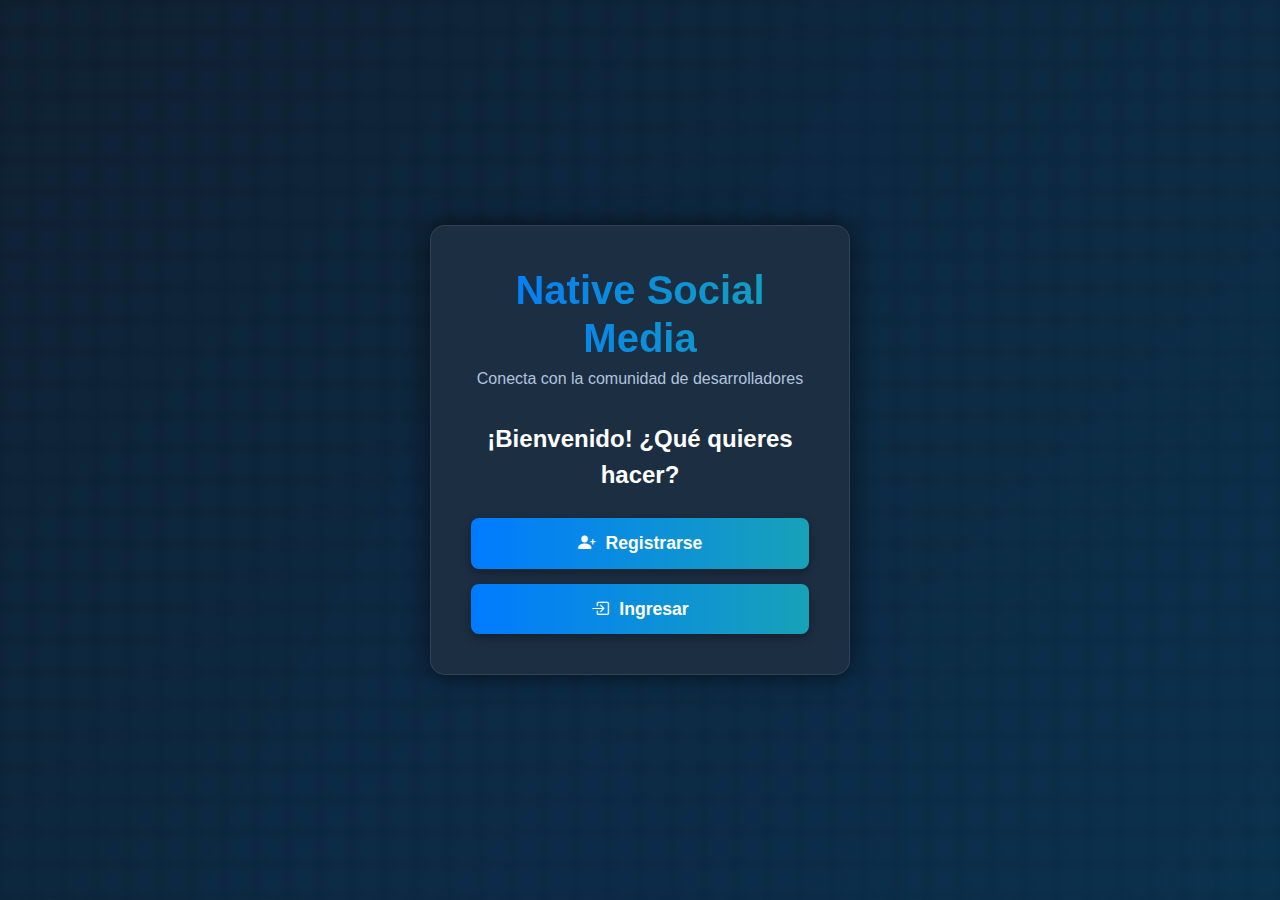
<file: index.html>
<!DOCTYPE html>
<html lang="es">
<head>
    <meta charset="UTF-8">
    <meta name="viewport" content="width=device-width, initial-scale=1.0">
    <title>Bienvenido - Native Social Media</title>
    <link href="https://cdn.jsdelivr.net/npm/bootstrap@5.3.0/dist/css/bootstrap.min.css" rel="stylesheet">
    <link rel="stylesheet" href="https://cdn.jsdelivr.net/npm/bootstrap-icons@1.10.5/font/bootstrap-icons.css">
    <style>
        body {
            background: linear-gradient(135deg, #0f1c2d, #0a2e4a); /* Dark blue gradient background */
            color: #e0e0e0; /* Off-white text */
            font-family: 'Segoe UI', Tahoma, Geneva, Verdana, sans-serif;
            display: flex;
            justify-content: center;
            align-items: center;
            min-height: 100vh;
            margin: 0;
            padding: 20px;
            box-sizing: border-box;
            overflow: hidden; /* Hide overflow from animations */
            position: relative; /* For the animated background */
        }

        /* Animated Technology Background (Blue/Cyan Version) */
        body::before {
            content: '';
            position: absolute;
            top: 0;
            left: 0;
            width: 100%;
            height: 100%;
            background: radial-gradient(circle at center, rgba(0, 123, 255, 0.05) 0%, rgba(23, 162, 184, 0.03) 50%, transparent 100%),
                        url('[data-uri]'); /* Subtle tech pattern for blue theme */
            background-size: 32px 32px, 100% 100%; /* Tile pattern, cover gradient */
            animation: background-scroll 60s linear infinite; /* Slow scroll */
            z-index: -1; /* Send it to the back */
        }

        @keyframes background-scroll {
            from { background-position: 0 0, 0 0; }
            to { background-position: 1000px 1000px, 0 0; } /* Scroll background pattern */
        }

        .welcome-container {
            max-width: 420px;
            background-color: #1c2e42; /* Slightly lighter dark blue for the card */
            padding: 40px;
            border-radius: 15px;
            box-shadow: 0 0 25px rgba(0, 0, 0, 0.6);
            text-align: center;
            border: 1px solid rgba(255, 255, 255, 0.1);
            position: relative;
            z-index: 1; /* Ensure container is above the animated background */
        }
        .app-name {
            font-size: 2.5rem;
            margin-bottom: 5px;
            font-weight: 700;
            background: linear-gradient(to right, #007bff, #17a2b8); /* Blue to cyan gradient text */
            -webkit-background-clip: text;
            -webkit-text-fill-color: transparent;
        }
        .tagline {
            color: #b0c4de; /* Lighter blue-grey */
            font-size: 1rem;
            margin-bottom: 30px;
        }
        .welcome-message {
            font-size: 1.5rem;
            margin-bottom: 25px;
            font-weight: 600;
            color: #ffffff;
        }
        .action-button {
            background: linear-gradient(to right, #007bff, #17a2b8); /* Blue to cyan gradient */
            border: none;
            padding: 12px 25px;
            border-radius: 8px;
            font-weight: 600;
            color: #ffffff;
            cursor: pointer;
            transition: all 0.3s ease;
            width: 100%;
            margin-top: 15px; /* Space between buttons */
            box-shadow: 0 4px 10px rgba(0, 0, 0, 0.3);
            display: flex;
            align-items: center;
            justify-content: center;
            gap: 10px;
            font-size: 1.1rem;
            text-decoration: none; /* For anchor tags acting as buttons */
        }
        .action-button:hover {
            opacity: 0.9;
            transform: translateY(-3px);
            box-shadow: 0 6px 15px rgba(0, 123, 255, 0.5); /* Blue shadow on hover */
            color: #ffffff; /* Keep text white on hover for anchor tags */
        }
    </style>
</head>
<body>

    <div class="welcome-container">
        <div class="text-center mb-4">
            <h1 class="app-name">Native Social Media</h1>
            <p class="tagline">Conecta con la comunidad de desarrolladores</p>
        </div>

        <p class="welcome-message">¡Bienvenido! ¿Qué quieres hacer?</p>

        <a href="registro/inicio_registro.html" class="action-button">
            <i class="bi bi-person-plus-fill"></i> Registrarse
        </a>
        <a href="validacion_ingreso/phpIngreso_credenciales.html" class="action-button">
            <i class="bi bi-box-arrow-in-right"></i> Ingresar
        </a>
    </div>

    <script src="https://cdn.jsdelivr.net/npm/bootstrap@5.3.0/dist/js/bootstrap.bundle.min.js"></script>
</body>
</html>
</file>
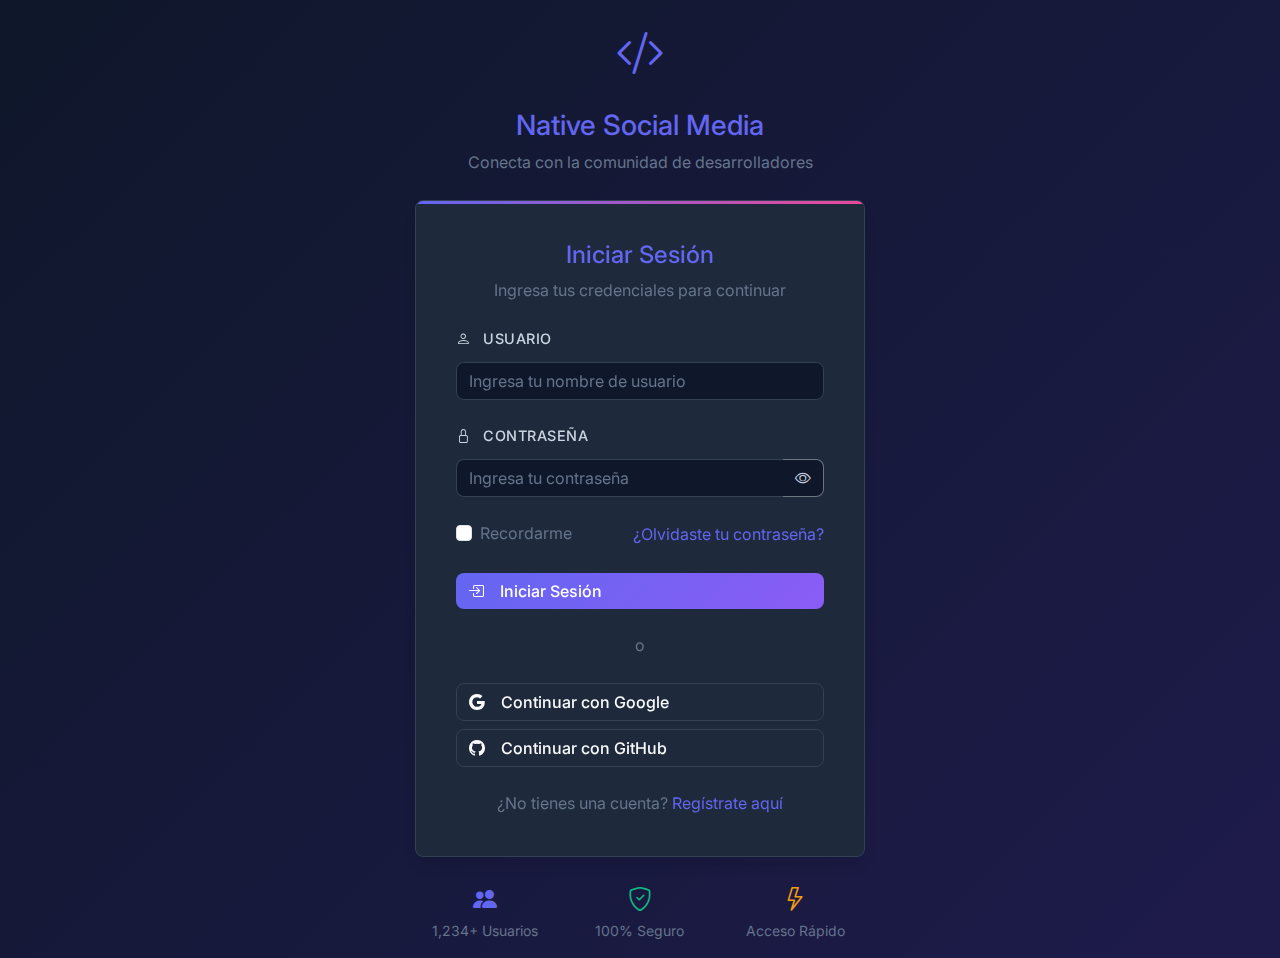
<file: login.html>
<!DOCTYPE html>
<html lang="es">

<head>
    <meta charset="UTF-8">
    <meta name="viewport" content="width=device-width, initial-scale=1.0">
    <meta name="description" content="Inicia sesión en Native Social Media">
    <title>Iniciar Sesión - Native Social Media</title>

    <!-- Bootstrap CSS -->
    <link href="https://cdn.jsdelivr.net/npm/bootstrap@5.3.0/dist/css/bootstrap.min.css" rel="stylesheet">
    <!-- Bootstrap Icons -->
    <link rel="stylesheet" href="https://cdn.jsdelivr.net/npm/bootstrap-icons@1.10.3/font/bootstrap-icons.css">
    <!-- Google Fonts -->
    <link href="https://fonts.googleapis.com/css2?family=Inter:wght@300;400;500;600;700&display=swap" rel="stylesheet">
    <!-- Custom CSS -->
    <link rel="stylesheet" href="styles/main.css">
    <!-- Bootstrap Overrides -->
    <link rel="stylesheet" href="styles/bootstrap-overrides.css">
</head>

<body>
    <div class="login-page">
        <div class="login-container">
            <!-- Logo y Título -->
            <div class="text-center mb-4 fade-in">
                <div class="mb-3">
                    <i class="bi bi-code-slash text-primary" style="font-size: 3rem;"></i>
                </div>
                <h1 class="h3 text-primary mb-2">Native Social Media</h1>
                <p class="text-muted">Conecta con la comunidad de desarrolladores</p>
            </div>

            <!-- Formulario de Login -->
            <div class="form-container fade-in">
                <div class="text-center mb-4">
                    <h2 class="h4 text-primary">Iniciar Sesión</h2>
                    <p class="text-muted">Ingresa tus credenciales para continuar</p>
                </div>

                <form id="loginForm" novalidate>
                    <div class="form-group">
                        <label for="usuario" class="form-label">
                            <i class="bi bi-person me-2"></i>
                            Usuario
                        </label>
                        <input type="text" class="form-control" id="usuario" name="usuario"
                            placeholder="Ingresa tu nombre de usuario" required>
                    </div>

                    <div class="form-group">
                        <label for="contrasena" class="form-label">
                            <i class="bi bi-lock me-2"></i>
                            Contraseña
                        </label>
                        <div class="input-group">
                            <input type="password" class="form-control" id="contrasena" name="contrasena"
                                placeholder="Ingresa tu contraseña" required>
                            <button class="btn btn-outline-secondary" type="button" id="togglePassword">
                                <i class="bi bi-eye"></i>
                            </button>
                        </div>
                    </div>

                    <div class="form-group d-flex justify-content-between align-items-center">
                        <div class="form-check">
                            <input class="form-check-input" type="checkbox" id="recordar">
                            <label class="form-check-label text-muted" for="recordar">
                                Recordarme
                            </label>
                        </div>
                        <a href="#" class="text-primary text-decoration-none">¿Olvidaste tu contraseña?</a>
                    </div>

                    <div class="d-grid gap-2">
                        <button type="submit" class="btn btn-primary">
                            <i class="bi bi-box-arrow-in-right me-2"></i>
                            Iniciar Sesión
                        </button>
                    </div>
                </form>

                <!-- Separador -->
                <div class="text-center my-4">
                    <span class="text-muted">o</span>
                </div>

                <!-- Botones de Redes Sociales -->
                <div class="d-grid gap-2">
                    <button class="btn btn-secondary btn-social btn-google">
                        <i class="bi bi-google me-2"></i>
                        Continuar con Google
                    </button>
                    <button class="btn btn-secondary btn-social btn-github">
                        <i class="bi bi-github me-2"></i>
                        Continuar con GitHub
                    </button>
                </div>

                <!-- Enlace de Registro -->
                <div class="text-center mt-4">
                    <p class="text-muted mb-0">
                        ¿No tienes una cuenta?
                        <a href="registro.html" class="text-primary text-decoration-none">Regístrate aquí</a>
                    </p>
                </div>
            </div>

            <!-- Información Adicional -->
            <div class="text-center mt-4 fade-in">
                <div class="row g-3">
                    <div class="col-4">
                        <div class="text-primary">
                            <i class="bi bi-people-fill fs-4"></i>
                        </div>
                        <small class="text-muted d-block">1,234+ Usuarios</small>
                    </div>
                    <div class="col-4">
                        <div class="text-success">
                            <i class="bi bi-shield-check fs-4"></i>
                        </div>
                        <small class="text-muted d-block">100% Seguro</small>
                    </div>
                    <div class="col-4">
                        <div class="text-warning">
                            <i class="bi bi-lightning fs-4"></i>
                        </div>
                        <small class="text-muted d-block">Acceso Rápido</small>
                    </div>
                </div>
            </div>
        </div>
    </div>

    <!-- Bootstrap JS -->
    <script src="https://cdn.jsdelivr.net/npm/bootstrap@5.3.0/dist/js/bootstrap.bundle.min.js"></script>
    <!-- Custom JS -->
    <script src="js/app.js"></script>

    <script>
        // Funcionalidad específica para la página de login
        document.addEventListener('DOMContentLoaded', function () {
            const togglePassword = document.getElementById('togglePassword');
            const passwordInput = document.getElementById('contrasena');

            // Toggle de visibilidad de contraseña
            togglePassword.addEventListener('click', function () {
                const type = passwordInput.getAttribute('type') === 'password' ? 'text' : 'password';
                passwordInput.setAttribute('type', type);

                const icon = this.querySelector('i');
                icon.classList.toggle('bi-eye');
                icon.classList.toggle('bi-eye-slash');
            });

            // Validación en tiempo real
            const inputs = document.querySelectorAll('input[required]');
            inputs.forEach(input => {
                input.addEventListener('blur', function () {
                    if (!this.value.trim()) {
                        this.classList.add('is-invalid');
                    } else {
                        this.classList.remove('is-invalid');
                        this.classList.add('is-valid');
                    }
                });

                input.addEventListener('input', function () {
                    if (this.value.trim()) {
                        this.classList.remove('is-invalid');
                        this.classList.add('is-valid');
                    } else {
                        this.classList.remove('is-valid');
                    }
                });
            });

            // Manejo del formulario
            const form = document.getElementById('loginForm');
            form.addEventListener('submit', function (e) {
                e.preventDefault();

                const usuario = document.getElementById('usuario').value.trim();
                const contrasena = document.getElementById('contrasena').value.trim();

                if (!usuario || !contrasena) {
                    app.showError(document.getElementById('usuario'), 'Por favor completa todos los campos');
                    return;
                }

                // Simular proceso de login
                const submitBtn = form.querySelector('button[type="submit"]');
                const originalText = submitBtn.innerHTML;

                submitBtn.disabled = true;
                submitBtn.innerHTML = '<i class="bi bi-arrow-clockwise me-2"></i>Iniciando sesión...';

                setTimeout(() => {
                    app.showSuccess('¡Bienvenido de vuelta!');
                    setTimeout(() => {
                        window.location.href = 'index.html';
                    }, 1000);
                }, 2000);
            });
        });
    </script>
</body>

</html>
</file>
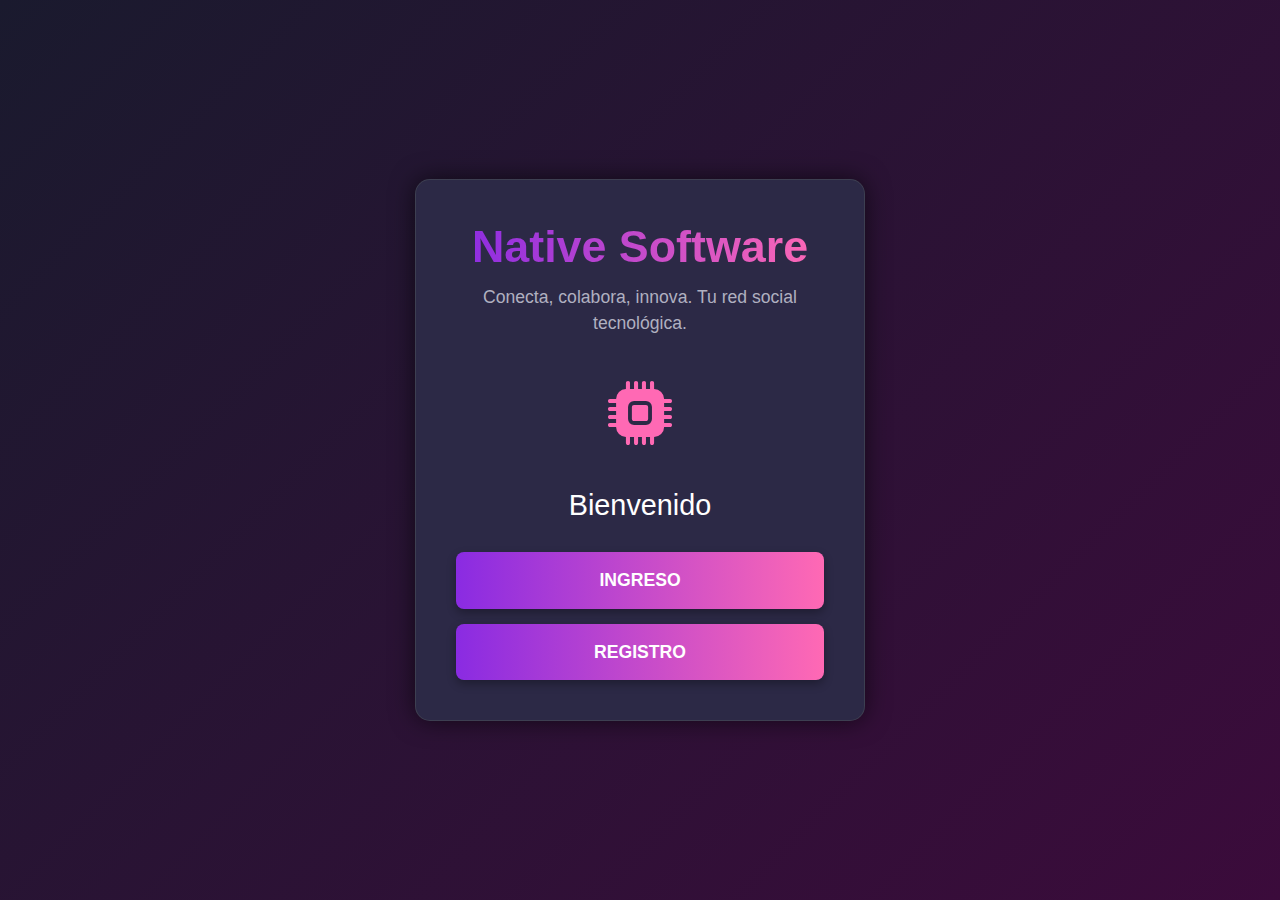
<file: registro/inicio_registro.html>
<!DOCTYPE html>
<html lang="es">
<head>
    <meta charset="UTF-8">
    <meta name="viewport" content="width=device-width, initial-scale=1.0">
    <title>Acceso de Usuario - Native Software</title>
    <link href="https://cdn.jsdelivr.net/npm/bootstrap@5.3.0/dist/css/bootstrap.min.css" rel="stylesheet">
    <link rel="stylesheet" href="https://cdn.jsdelivr.net/npm/bootstrap-icons@1.10.5/font/bootstrap-icons.css">
    <style>
        body {
            background: linear-gradient(135deg, #1a1a2e, #3b0b3b); /* Dark gradient background */
            color: #ffffff; /* White text */
            font-family: 'Segoe UI', Tahoma, Geneva, Verdana, sans-serif;
            display: flex;
            justify-content: center;
            align-items: center;
            min-height: 100vh;
            margin: 0;
            padding: 20px; /* Add some padding for smaller screens */
            box-sizing: border-box; /* Include padding in element's total width and height */
        }
        .login-container {
            max-width: 450px; /* Adjust max width for this specific window */
            background-color: #282a3e; /* Slightly lighter dark background for the card */
            padding: 40px;
            border-radius: 15px;
            box-shadow: 0 0 25px rgba(0, 0, 0, 0.6); /* Stronger shadow */
            text-align: center;
            border: 1px solid rgba(255, 255, 255, 0.1);
            position: relative; /* Needed for the floating icon */
            overflow: hidden; /* Ensure icon doesn't go outside */
        }
        .login-container::before {
            content: '';
            position: absolute;
            top: -20px;
            left: -20px;
            right: -20px;
            bottom: -20px;
            background: rgba(138, 43, 226, 0.05); /* Subtle radial gradient background */
            border-radius: 15px;
            z-index: 0;
        }
        .login-container > * {
            position: relative; /* Bring content above the pseudo-element background */
            z-index: 1;
        }
        .login-title {
            font-size: 2.8rem;
            margin-bottom: 10px;
            font-weight: 700;
            background: linear-gradient(to right, #8a2be2, #ff69b4); /* Gradient text */
            -webkit-background-clip: text;
            -webkit-text-fill-color: transparent;
        }
        .tagline {
            color: #b0b0c0;
            font-size: 1.1rem;
            margin-bottom: 30px;
        }
        .welcome-message {
            font-size: 1.8rem;
            color: #ffffff;
            margin-bottom: 30px;
            font-weight: 500;
        }
        .login-icon {
            font-size: 4rem; /* Larger icon */
            margin-bottom: 25px;
            color: #ff69b4; /* Accent color for the icon */
            animation: pulse 2s infinite ease-in-out; /* Simple pulse animation */
        }
        @keyframes pulse {
            0% { transform: scale(1); opacity: 1; }
            50% { transform: scale(1.05); opacity: 0.9; }
            100% { transform: scale(1); opacity: 1; }
        }
        .button-group {
            display: flex;
            flex-direction: column; /* Stack buttons vertically */
            gap: 15px; /* Space between buttons */
            margin-top: 30px;
        }
        .button-group button {
            background: linear-gradient(to right, #8a2be2, #ff69b4); /* Gradient button background */
            border: none;
            padding: 15px 30px;
            border-radius: 8px;
            font-size: 1.1rem;
            font-weight: 600;
            color: #ffffff;
            cursor: pointer;
            transition: all 0.3s ease;
            box-shadow: 0 4px 10px rgba(0, 0, 0, 0.3);
        }
        .button-group button:hover {
            opacity: 0.9;
            transform: translateY(-3px);
            box-shadow: 0 6px 15px rgba(138, 43, 226, 0.5);
        }
        .button-group button a {
            text-decoration: none;
            color: inherit; /* Inherit color from button */
            display: block; /* Make the entire button clickable via the link */
        }
    </style>
</head>
<body>

    <div class="login-container">
        <h1 class="login-title">Native Software</h1>
        <p class="tagline">Conecta, colabora, innova. Tu red social tecnológica.</p>
        <div class="login-icon"><i class="bi bi-cpu-fill"></i></div> <h2 class="welcome-message">Bienvenido</h2>
        <div class="button-group">
            <button><a href="validacion_ingreso/phpIngreso_credenciales.html">INGRESO</a></button>
            <button><a href="registro/registrophp.php">REGISTRO</a></button>
        </div>
    </div>

    <script src="https://cdn.jsdelivr.net/npm/bootstrap@5.3.0/dist/js/bootstrap.bundle.min.js"></script>
</body>
</html>
</file>
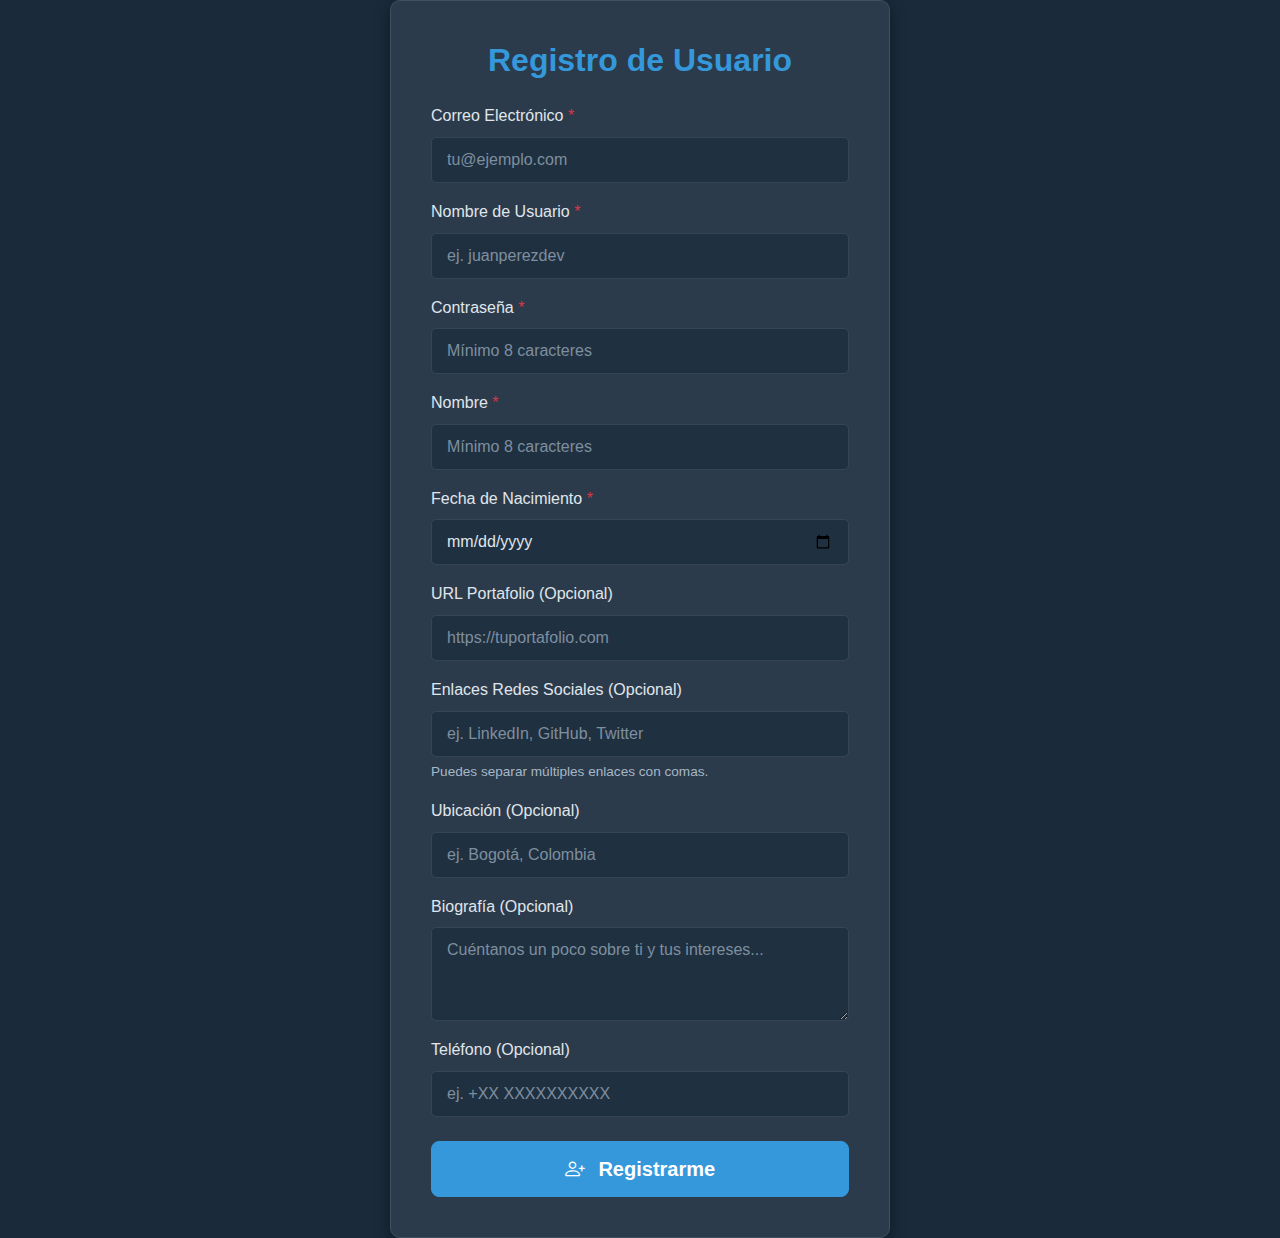
<file: registro/registro.html>
<!DOCTYPE html>
<html lang="es">
<head>
    <meta charset="UTF-8">
    <meta name="viewport" content="width=device-width, initial-scale=1.0">
    <title>Registro de Usuario - Native Software</title>
    <link href="https://cdn.jsdelivr.net/npm/bootstrap@5.3.0/dist/css/bootstrap.min.css" rel="stylesheet">
    <link rel="stylesheet" href="https://cdn.jsdelivr.net/npm/bootstrap-icons@1.10.5/font/bootstrap-icons.css">
    <link rel="stylesheet" href="registro.css">
</head>
<body>
    <div class="container d-flex justify-content-center align-items-center min-vh-100">
        <div class="card p-4 form-registro-card">
            <div class="card-body">
                <h2 class="card-title text-center mb-4">Registro de Usuario</h2>
                <form action="registro_usuario_php.php" method="POST">
                    <div class="mb-3">
                        <label for="correo" class="form-label">Correo Electrónico <span class="text-danger">*</span></label>
                        <input type="email" class="form-control" id="correo" name="correo" placeholder="tu@ejemplo.com"  pattern="^\S*$" required>
                    </div>

                    <div class="mb-3">
                        <label for="nombre_usuario" class="form-label">Nombre de Usuario <span class="text-danger">*</span></label>
                        <input type="text" class="form-control" id="nombreUsuario" name="nombreUsuario"  pattern="^\S*$" placeholder="ej. juanperezdev" required>
                    </div>

                    <div class="mb-3">
                        <label for="contrasena" class="form-label">Contraseña <span class="text-danger">*</span></label>
                        <input type="password" class="form-control" id="contrasena" name="contrasena" placeholder="Mínimo 8 caracteres"  pattern="^\S*$" required minlength="8">
                    </div>

                    <div class="mb-3">
                        <label for="nombre" class="form-label">Nombre <span class="text-danger">*</span></label>
                        <input type="text" class="form-control" id="nombre" name="nombre" placeholder="Mínimo 8 caracteres" required minlength="8">
                    </div>
                    <div class="mb-3">
                        <label for="fecha_nacimiento" class="form-label">Fecha de Nacimiento <span class="text-danger">*</span></label>
                        <input type="date" class="form-control" id="fechaNacimiento" name="fechaNacimiento" required>
                    </div>

                    <div class="mb-3">
                        <label for="portafolio" class="form-label">URL Portafolio (Opcional)</label>
                        <input type="url" class="form-control" id="portafolio" name="portafolio" placeholder="https://tuportafolio.com">
                    </div>

                    <div class="mb-3">
                        <label for="redes_sociales" class="form-label">Enlaces Redes Sociales (Opcional)</label>
                        <input type="text" class="form-control" id="redes" name="redes" placeholder="ej. LinkedIn, GitHub, Twitter">
                        <div class="form-text text-light">Puedes separar múltiples enlaces con comas.</div>
                    </div>

                    <div class="mb-3">
                        <label for="ubicacion" class="form-label">Ubicación (Opcional)</label>
                        <input type="text" class="form-control" id="ubicacion" name="ubicacion" placeholder="ej. Bogotá, Colombia">
                    </div>

                    <div class="mb-3">
                        <label for="bio" class="form-label">Biografía (Opcional)</label>
                        <textarea class="form-control" name="bio" id="bio" rows="3" placeholder="Cuéntanos un poco sobre ti y tus intereses..."></textarea>
                    </div>

                    <div class="mb-3">
                        <label for="telefono" class="form-label">Teléfono (Opcional)</label>
                        <input type="tel" class="form-control" id="telefono" name="telefono" placeholder="ej. +XX XXXXXXXXXX">
                    </div>

                    <div class="d-grid gap-2 mt-4">
                        <button type="submit" class="btn btn-primary btn-lg custom-submit-btn">
                            <i class="bi bi-person-plus me-2"></i> Registrarme
                        </button>
                    </div>
                </form>
            </div>
        </div>
    </div>

    <script src="https://cdn.jsdelivr.net/npm/bootstrap@5.3.0/dist/js/bootstrap.bundle.min.js"></script>
</body>
</html>
</file>
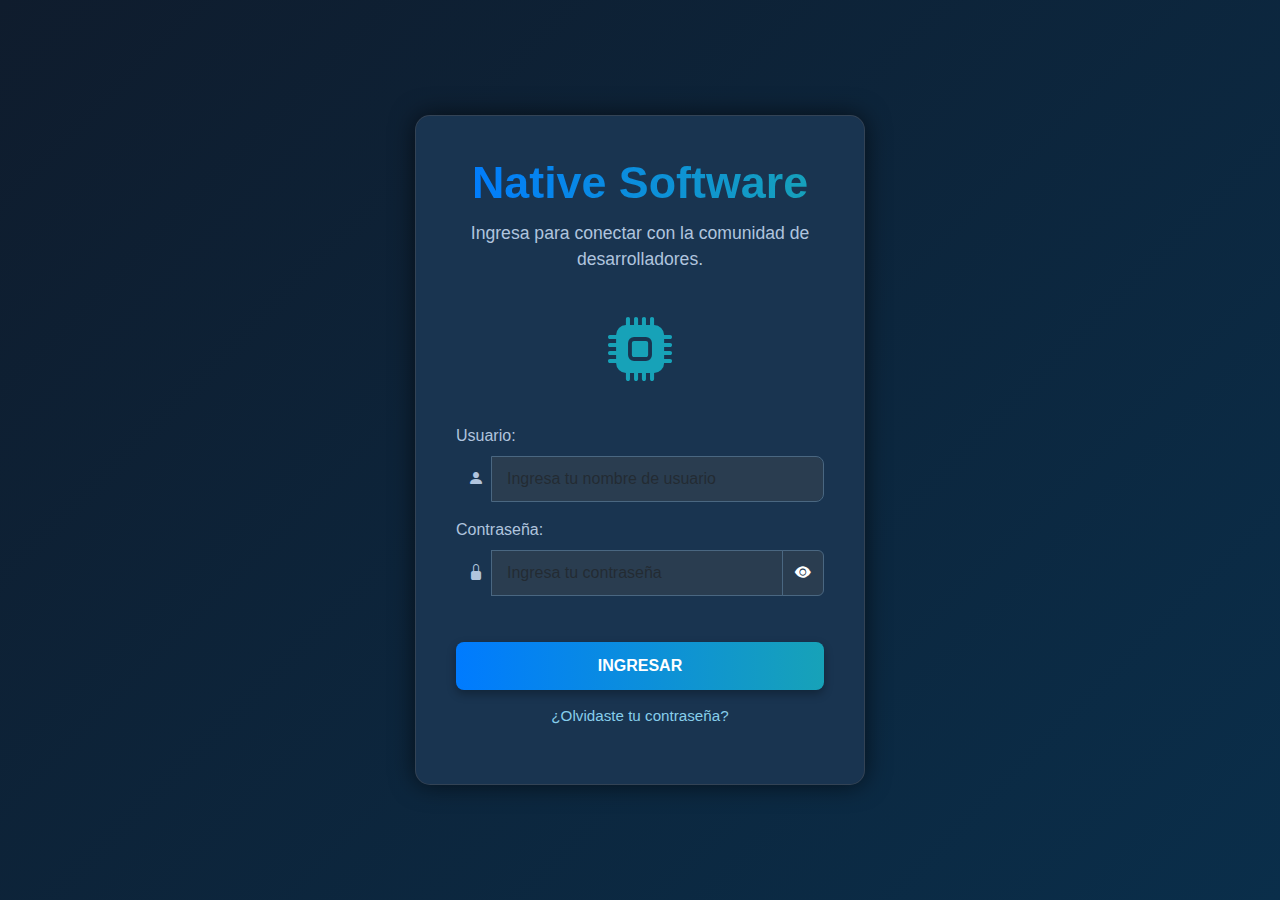
<file: validacion_ingreso/phpIngreso_credenciales.html>
<!DOCTYPE html>
<html lang="es">
<head>
    <meta charset="UTF-8">
    <meta name="viewport" content="width=device-width, initial-scale=1.0">
    <title>Iniciar Sesión - Native Software</title>
    <link href="https://cdn.jsdelivr.net/npm/bootstrap@5.3.0/dist/css/bootstrap.min.css" rel="stylesheet">
    <link rel="stylesheet" href="https://cdn.jsdelivr.net/npm/bootstrap-icons@1.10.5/font/bootstrap-icons.css">
    <style>
        body {
            background: linear-gradient(135deg, #0f1c2d, #0a2e4a); /* Dark blue gradient background */
            color: #e0e0e0; /* Off-white text */
            font-family: 'Segoe UI', Tahoma, Geneva, Verdana, sans-serif;
            display: flex;
            justify-content: center;
            align-items: center;
            min-height: 100vh;
            margin: 0;
            padding: 20px;
            box-sizing: border-box;
        }
        .login-container {
            max-width: 450px;
            background-color: #1c2e42; /* Slightly lighter dark blue for the card */
            padding: 40px;
            border-radius: 15px;
            box-shadow: 0 0 25px rgba(0, 0, 0, 0.6);
            text-align: center;
            border: 1px solid rgba(255, 255, 255, 0.1);
            position: relative;
            overflow: hidden;
        }
        .login-container::before {
            content: '';
            position: absolute;
            top: -20px;
            left: -20px;
            right: -20px;
            bottom: -20px;
            background: rgba(0, 123, 255, 0.08); /* Subtle blue radial gradient background */
            border-radius: 15px;
            z-index: 0;
        }
        .login-container > * {
            position: relative;
            z-index: 1;
        }
        .login-title {
            font-size: 2.8rem;
            margin-bottom: 10px;
            font-weight: 700;
            background: linear-gradient(to right, #007bff, #17a2b8); /* Blue to cyan gradient text */
            -webkit-background-clip: text;
            -webkit-text-fill-color: transparent;
        }
        .tagline {
            color: #b0c4de; /* Lighter blue-grey for tagline */
            font-size: 1.1rem;
            margin-bottom: 30px;
        }
        .login-icon {
            font-size: 4rem;
            margin-bottom: 25px;
            color: #17a2b8; /* Cyan accent color */
            animation: pulse 2s infinite ease-in-out;
        }
        @keyframes pulse {
            0% { transform: scale(1); opacity: 1; }
            50% { transform: scale(1.05); opacity: 0.9; }
            100% { transform: scale(1); opacity: 1; }
        }
        .form-label {
            color: #b0c4de; /* Lighter blue-grey for labels */
            font-weight: 500;
            text-align: left;
            width: 100%;
            margin-bottom: 8px;
        }
        .form-control {
            background-color: #2a3d50; /* Darker blue for input background */
            border: 1px solid #4a6781; /* Blueish border */
            color: #ffffff;
            padding: 10px 15px;
            border-radius: 8px;
        }
        .form-control:focus {
            background-color: #3b5063; /* Slightly lighter on focus */
            border-color: #007bff; /* Primary blue focus border */
            box-shadow: 0 0 0 0.25rem rgba(0, 123, 255, 0.25);
            color: #ffffff;
        }
        .input-group-text {
            background-color: transparent;
            border: none;
            color: #b0c4de; /* Lighter blue-grey for icons */
            padding-right: 0.5rem;
        }
        .login-button {
            background: linear-gradient(to right, #007bff, #17a2b8); /* Blue to cyan gradient for button */
            border: none;
            padding: 12px 25px;
            border-radius: 8px;
            font-weight: 600;
            color: #ffffff;
            cursor: pointer;
            transition: all 0.3s ease;
            width: 100%;
            margin-top: 30px;
            box-shadow: 0 4px 10px rgba(0, 0, 0, 0.3);
        }
        .login-button:hover {
            opacity: 0.9;
            transform: translateY(-3px);
            box-shadow: 0 6px 15px rgba(0, 123, 255, 0.5); /* Blue shadow on hover */
        }
        #mensajeError {
            color: #dc3545; /* Standard Bootstrap red for errors, or you could pick a specific blue/white related error color */
            margin-top: 20px;
            font-weight: 500;
        }
        .forgot-password-link {
            display: block;
            margin-top: 15px;
            color: #87ceeb; /* Sky blue for link */
            text-decoration: none;
            font-size: 0.95rem;
            transition: color 0.2s ease;
        }
        .forgot-password-link:hover {
            color: #007bff; /* Primary blue on hover */
            text-decoration: underline;
        }
    </style>
</head>
<body>

    <div class="login-container">
        <h1 class="login-title">Native Software</h1>
        <p class="tagline">Ingresa para conectar con la comunidad de desarrolladores.</p>
        <div class="login-icon"><i class="bi bi-cpu-fill"></i></div>

        <form id="loginForm" method="post" action="phpIngreso.php" name="usuario">
            <div class="mb-3">
                <label for="usuario" class="form-label">Usuario:</label>
                <div class="input-group">
                    <span class="input-group-text"><i class="bi bi-person-fill"></i></span>
                    <input type="text" name="txtusuario" id="usuario" class="form-control" placeholder="Ingresa tu nombre de usuario" aria-required="true" required>
                </div>
            </div>
            <div class="mb-3">
                <label for="contrasena" class="form-label">Contraseña:</label>
                <div class="input-group">
                    <span class="input-group-text"><i class="bi bi-lock-fill"></i></span>
                    <input type="password" name="txtcontrasena" id="contrasena" class="form-control" placeholder="Ingresa tu contraseña" aria-required="true" required>
                    <button class="btn btn-outline-secondary" type="button" id="togglePasswordVisibility" style="background-color: #2a3d50; border-color: #4a6781; color: #ffffff;">
                        <i class="bi bi-eye-fill"></i>
                    </button>
                </div>
            </div>
            <input type="submit" value="INGRESAR" class="login-button">
            <a href="#" class="forgot-password-link">¿Olvidaste tu contraseña?</a>
        </form>
        <div id="mensajeError" class="mt-3"></div>
    </div>

    <script src="https://cdn.jsdelivr.net/npm/bootstrap@5.3.0/dist/js/bootstrap.bundle.min.js"></script>
    <script>
        document.addEventListener('DOMContentLoaded', function() {
            const togglePasswordVisibility = document.getElementById('togglePasswordVisibility');
            const passwordInput = document.getElementById('contrasena');

            if (togglePasswordVisibility && passwordInput) {
                togglePasswordVisibility.addEventListener('click', function() {
                    const type = passwordInput.getAttribute('type') === 'password' ? 'text' : 'password';
                    passwordInput.setAttribute('type', type);
                    this.querySelector('i').classList.toggle('bi-eye-fill');
                    this.querySelector('i').classList.toggle('bi-eye-slash-fill');
                });
            }
        });
    </script>
</body>
</html>
</file>
<file: styles/main.css>
/* ===== VARIABLES CSS ===== */
:root {
    --primary-color: #6366f1;
    --primary-dark: #4f46e5;
    --secondary-color: #8b5cf6;
    --accent-color: #ec4899;
    --background-dark: #0f172a;
    --background-card: #1e293b;
    --text-primary: #f8fafc;
    --text-secondary: #cbd5e1;
    --text-muted: #64748b;
    --border-color: #334155;
    --success-color: #10b981;
    --error-color: #ef4444;
    --warning-color: #f59e0b;
    --shadow-sm: 0 1px 2px 0 rgb(0 0 0 / 0.05);
    --shadow-md: 0 4px 6px -1px rgb(0 0 0 / 0.1);
    --shadow-lg: 0 10px 15px -3px rgb(0 0 0 / 0.1);
    --border-radius: 8px;
    --transition: all 0.3s ease;
}

/* ===== RESET Y BASE ===== */
body {
    font-family: 'Inter', -apple-system, BlinkMacSystemFont, 'Segoe UI', Roboto, sans-serif;
    background: linear-gradient(135deg, var(--background-dark) 0%, #1e1b4b 100%);
    color: var(--text-primary);
    line-height: 1.6;
    min-height: 100vh;
}

/* ===== SEPARACIÓN HEADER-CONTENT ===== */
.navbar {
    border-bottom: 1px solid var(--border-color);
    box-shadow: 0 2px 8px rgba(0, 0, 0, 0.15);
    background: rgba(15, 23, 42, 0.95) !important;
    position: relative;
    z-index: 1000;
}

/* ===== NAVBAR NAVIGATION STYLES ===== */
.navbar-nav {
    gap: 0.25rem;
}

.nav-item {
    position: relative;
}

/* Separador simple para el botón Salir */
.nav-item.logout-separator {
    margin-top: 0.75rem;
    padding-top: 0.75rem;
    border-top: 1px solid rgba(255, 255, 255, 0.1);
}

/* Estilos mejorados para el botón Salir */
.nav-item .nav-link.text-danger {
    transition: var(--transition);
    border-radius: var(--border-radius);
    padding: 0.5rem 0.75rem;
}

.nav-item .nav-link.text-danger:hover {
    background: rgba(239, 68, 68, 0.15);
    color: #fca5a5 !important;
}

/* Estilos generales para nav-links */
.navbar-nav .nav-link {
    padding: 0.5rem 0.75rem;
    border-radius: var(--border-radius);
    transition: var(--transition);
    margin: 0.125rem 0;
}

.navbar-nav .nav-link:hover {
    background: rgba(255, 255, 255, 0.1);
    transform: translateX(3px);
}

.navbar-nav .nav-link.active {
    background: var(--primary-color);
    color: white !important;
}



main {
    position: relative;
    padding-top: 2rem;
    margin-top: 0.5rem;
}

/* Separador adicional para páginas con contenido principal */
.content-separator {
    height: 1px;
    background: var(--border-color);
    margin: 1rem 0 2rem 0;
    opacity: 0.5;
}

/* ===== COMPONENTES PERSONALIZADOS ===== */

/* User Avatar Styles */
.user-avatar {
    object-fit: cover;
    border: 2px solid var(--border-color);
    transition: var(--transition);
}

.user-avatar:hover {
    border-color: var(--primary-color);
    transform: scale(1.05);
}

/* Avatar Fallback Styles */
.avatar-fallback {
    border: 2px solid var(--border-color);
    transition: var(--transition);
    font-family: 'Inter', sans-serif;
    font-weight: 600;
    letter-spacing: 0.5px;
}

.avatar-fallback:hover {
    border-color: var(--primary-color);
    transform: scale(1.05);
}

/* Form Container */
.form-container {
    background: var(--background-card);
    border-radius: var(--border-radius);
    padding: 2.5rem;
    box-shadow: var(--shadow-lg);
    border: 1px solid var(--border-color);
    width: 100%;
    margin: 0 auto;
    backdrop-filter: blur(10px);
    position: relative;
    overflow: hidden;
}

.form-container::before {
    content: '';
    position: absolute;
    top: 0;
    left: 0;
    right: 0;
    height: 3px;
    background: linear-gradient(90deg, var(--primary-color), var(--accent-color));
}

/* Login Page Specific Styles */
.login-page {
    min-height: 100vh;
    display: flex;
    align-items: center;
    justify-content: center;
    padding: 1rem;
    background: linear-gradient(135deg, var(--background-dark) 0%, #1e1b4b 100%);
}

.login-container {
    width: 100%;
    max-width: 450px;
    margin: 0 auto;
    animation: slideInUp 0.6s ease-out;
}

@keyframes slideInUp {
    from {
        opacity: 0;
        transform: translateY(30px);
    }

    to {
        opacity: 1;
        transform: translateY(0);
    }
}

.form-group {
    margin-bottom: 1.5rem;
    position: relative;
}

.form-label {
    display: block;
    margin-bottom: 0.75rem;
    color: var(--text-secondary);
    font-weight: 500;
    font-size: 0.9rem;
    text-transform: uppercase;
    letter-spacing: 0.5px;
}

/* Chat Container */
.chat-container {
    background: var(--background-card);
    border-radius: var(--border-radius);
    border: 1px solid var(--border-color);
    max-width: 500px;
    width: 100%;
    height: 600px;
    display: flex;
    flex-direction: column;
    overflow: hidden;
}

.chat-header {
    padding: 1rem 1.5rem;
    border-bottom: 1px solid var(--border-color);
    background: rgba(99, 102, 241, 0.05);
}

.chat-messages {
    flex: 1;
    padding: 1rem;
    overflow-y: auto;
    display: flex;
    flex-direction: column;
    gap: 1rem;
}

.message {
    padding: 0.75rem 1rem;
    border-radius: var(--border-radius);
    max-width: 80%;
    word-wrap: break-word;
}

.message.sent {
    background: var(--primary-color);
    color: white;
    align-self: flex-end;
    border-bottom-right-radius: 4px;
}

.message.received {
    background: var(--background-dark);
    color: var(--text-primary);
    align-self: flex-start;
    border-bottom-left-radius: 4px;
}

.chat-input {
    padding: 1rem;
    border-top: 1px solid var(--border-color);
    display: flex;
    gap: 0.5rem;
    align-items: center;
}

.chat-input input {
    flex: 1;
    padding: 0.75rem 1rem;
    border: 1px solid var(--border-color);
    border-radius: var(--border-radius);
    background: var(--background-dark);
    color: var(--text-primary);
}

.chat-input input:focus {
    outline: none;
    border-color: var(--primary-color);
    background: var(--background-dark);
    color: var(--text-primary);
}

/* ===== UTILIDADES PERSONALIZADAS ===== */
.text-center {
    text-align: center;
}

.text-primary {
    color: var(--primary-color);
}

.text-secondary {
    color: var(--text-secondary);
}

.text-muted {
    color: var(--text-muted);
}

.text-danger {
    color: var(--error-color);
}

.text-success {
    color: var(--success-color);
}

.text-warning {
    color: var(--warning-color);
}

.text-info {
    color: var(--primary-color);
}

.mb-1 {
    margin-bottom: 0.25rem;
}

.mb-2 {
    margin-bottom: 0.5rem;
}

.mb-3 {
    margin-bottom: 1rem;
}

.mb-4 {
    margin-bottom: 1.5rem;
}

.mt-1 {
    margin-top: 0.25rem;
}

.mt-2 {
    margin-top: 0.5rem;
}

.mt-3 {
    margin-top: 1rem;
}

.mt-4 {
    margin-top: 1.5rem;
}

.d-flex {
    display: flex;
}

.align-items-center {
    align-items: center;
}

.justify-content-center {
    justify-content: center;
}

.justify-content-between {
    justify-content: space-between;
}

.gap-1 {
    gap: 0.25rem;
}

.gap-2 {
    gap: 0.5rem;
}

.gap-3 {
    gap: 1rem;
}

/* ===== ESTADOS DE FORMULARIOS ===== */
.error-message {
    color: var(--error-color);
    font-size: 0.875rem;
    margin-top: 0.25rem;
}

/* ===== TOAST NOTIFICATIONS ===== */
.toast {
    position: fixed;
    top: 20px;
    right: 20px;
    background: var(--background-card);
    border: 1px solid var(--border-color);
    border-radius: var(--border-radius);
    padding: 1rem;
    color: var(--text-primary);
    z-index: 1000;
    box-shadow: var(--shadow-lg);
    max-width: 300px;
}

/* ===== SOCIAL BUTTONS ===== */
.btn-social {
    transition: all 0.3s ease;
    border: 1px solid var(--border-color);
}

.btn-social:hover {
    transform: translateY(-2px);
    box-shadow: var(--shadow-md);
}

.btn-google:hover {
    background: #ea4335 !important;
    border-color: #ea4335 !important;
    color: white !important;
}

.btn-github:hover {
    background: #333 !important;
    border-color: #333 !important;
    color: white !important;
}

.toast-success {
    border-left: 4px solid var(--success-color);
}

.toast-error {
    border-left: 4px solid var(--error-color);
}

/* ===== RESPONSIVE ===== */
@media (max-width: 768px) {
    .form-container {
        margin: 1rem;
        padding: 1.5rem;
    }

    .chat-container {
        height: calc(100vh - 2rem);
        margin: 1rem;
    }

    .login-container {
        max-width: 100%;
        padding: 0 1rem;
    }

    .login-page {
        padding: 0.5rem;
    }

    /* Ajustes responsivos para separación header-content */
    main {
        padding-top: 1.5rem;
        margin-top: 0.25rem;
    }

    .content-separator {
        margin: 0.75rem 0 1.5rem 0;
    }

    .navbar {
        border-bottom: 1px solid var(--border-color);
    }

    /* Ajustes responsivos para navbar */
    .nav-item.logout-separator {
        margin-top: 0.75rem;
        padding-top: 0.75rem;
    }

    .navbar-nav {
        gap: 0.25rem;
    }
}

@media (max-width: 480px) {
    .form-container {
        padding: 1rem;
        margin: 0.5rem;
    }

    .login-container {
        padding: 0 0.5rem;
    }

    /* Ajustes para dispositivos muy pequeños */
    main {
        padding-top: 1rem;
        margin-top: 0.125rem;
    }

    .content-separator {
        margin: 0.5rem 0 1rem 0;
    }

    .navbar {
        border-bottom: 1px solid var(--border-color);
    }

    /* Ajustes para navbar en dispositivos muy pequeños */
    .nav-item.logout-separator {
        margin-top: 0.5rem;
        padding-top: 0.5rem;
    }

    .navbar-nav .nav-link {
        padding: 0.5rem 0.75rem;
    }
}

/* ===== ANIMACIONES ===== */
@keyframes fadeIn {
    from {
        opacity: 0;
        transform: translateY(20px);
    }

    to {
        opacity: 1;
        transform: translateY(0);
    }
}

.fade-in {
    animation: fadeIn 0.5s ease-out;
}

/* ===== SCROLLBAR PERSONALIZADA ===== */
::-webkit-scrollbar {
    width: 6px;
}

::-webkit-scrollbar-track {
    background: var(--background-dark);
}

::-webkit-scrollbar-thumb {
    background: var(--border-color);
    border-radius: 3px;
}

::-webkit-scrollbar-thumb:hover {
    background: var(--text-muted);
}
</file>
<file: registro/registro.css>
:root {
    
    --dark-bg-primary: #1a2a3a;     
    --dark-bg-secondary: #2b3b4b;    
    --dark-text-primary: #e0e6eb;    /* Texto principal claro */
    --dark-text-secondary: #a7b7c7;  /* Texto secundario/desactivado */
    --dark-border-color: #3f5060;    /* Bordes sutiles */
    --dark-input-bg: #1f3040;        /* Fondo de inputs */
    --dark-input-border: #354555;    

    --blue-accent: #3498db;          /* Azul vibrante para enlaces/botones principales */
    --blue-accent-hover: #2980b9;    /* Azul más oscuro al pasar el ratón */
}

body {
    font-family: 'Segoe UI', Roboto, 'Helvetica Neue', Arial, sans-serif;
    background-color: var(--dark-bg-primary); /* Fondo oscuro general */
    color: var(--dark-text-primary); /* Color de texto principal */
    line-height: 1.6;
}


.form-registro-card {
    background-color: var(--dark-bg-secondary); /* Fondo más claro para la tarjeta */
    border: 1px solid var(--dark-border-color); /* Borde sutil */
    border-radius: 10px;
    box-shadow: 0 5px 15px rgba(0, 0, 0, 0.4); /* Sombra más pronunciada */
    width: 100%;
    max-width: 500px; /* Ancho máximo para el formulario */
}

.form-registro-card .card-title {
    color: var(--blue-accent); /* Título en azul de acento */
    font-weight: 700;
}

.form-label {
    color: var(--dark-text-primary); /* Etiquetas de campos claras */
    font-weight: 500;
}

.form-control {
    background-color: var(--dark-input-bg); 
    color: var(--dark-text-primary);
    border: 1px solid var(--dark-input-border);
    padding: 10px 15px;
    border-radius: 5px;
    transition: all 0.3s ease;
}

.form-control::placeholder {
    color: var(--dark-text-secondary);
    opacity: 0.7;
}

.form-control:focus {
    background-color: var(--dark-input-bg);
    color: var(--dark-text-primary); 
    border-color: var(--blue-accent);
    box-shadow: 0 0 0 0.25rem rgba(52, 152, 219, 0.25);
}

.form-text {
    color: var(--dark-text-secondary) !important; 
    font-size: 0.85em;
}


.custom-submit-btn {
    background-color: var(--blue-accent); /* Color azul de acento para el botón */
    border-color: var(--blue-accent); /* Borde del mismo color */
    color: #fff; /* Texto blanco */
    font-weight: bold;
    transition: background-color 0.3s ease, border-color 0.3s ease, transform 0.2s ease;
    padding: 12px 25px; 
}

.custom-submit-btn:hover {
    background-color: var(--blue-accent-hover); 
    border-color: var(--blue-accent-hover);
    transform: translateY(-2px); 
    color: #fff; 
}

@media (max-width: 576px) {
    .form-registro-card {
        padding: 20px;
    }
}
</file>
